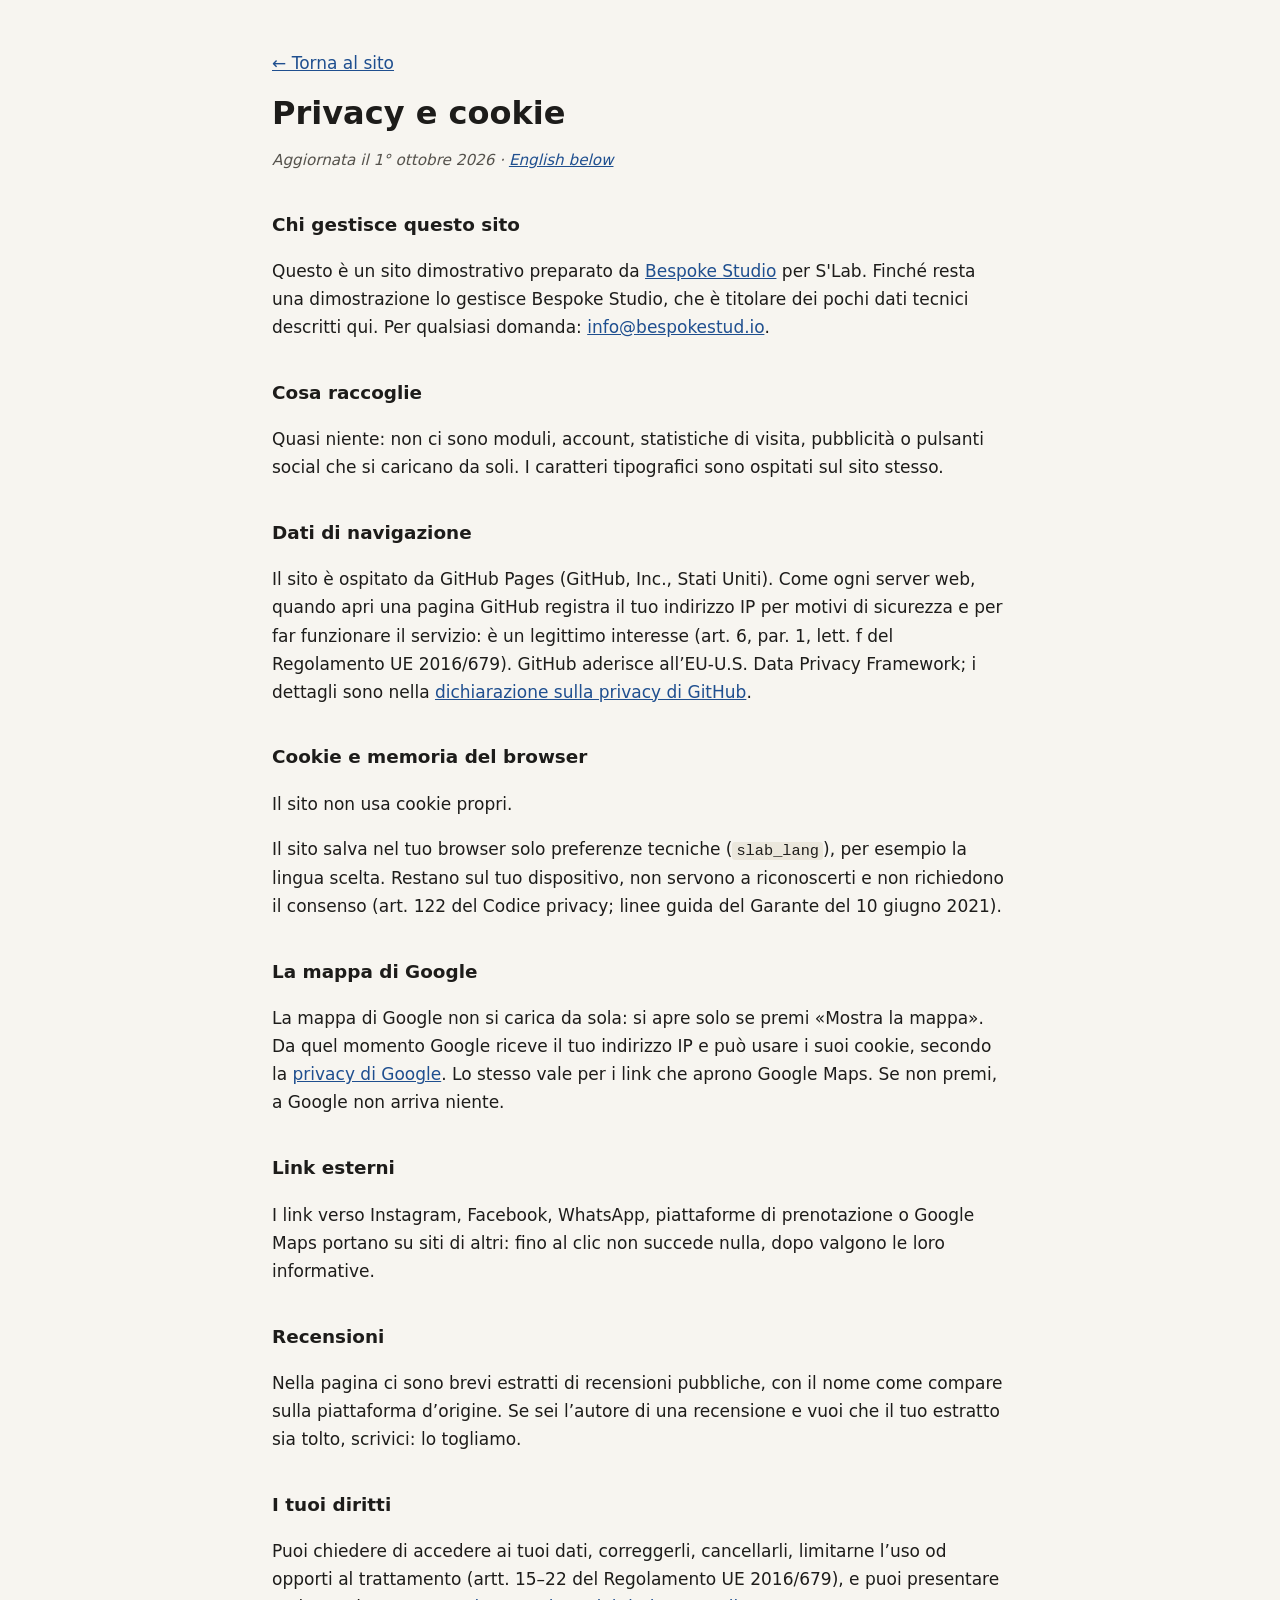
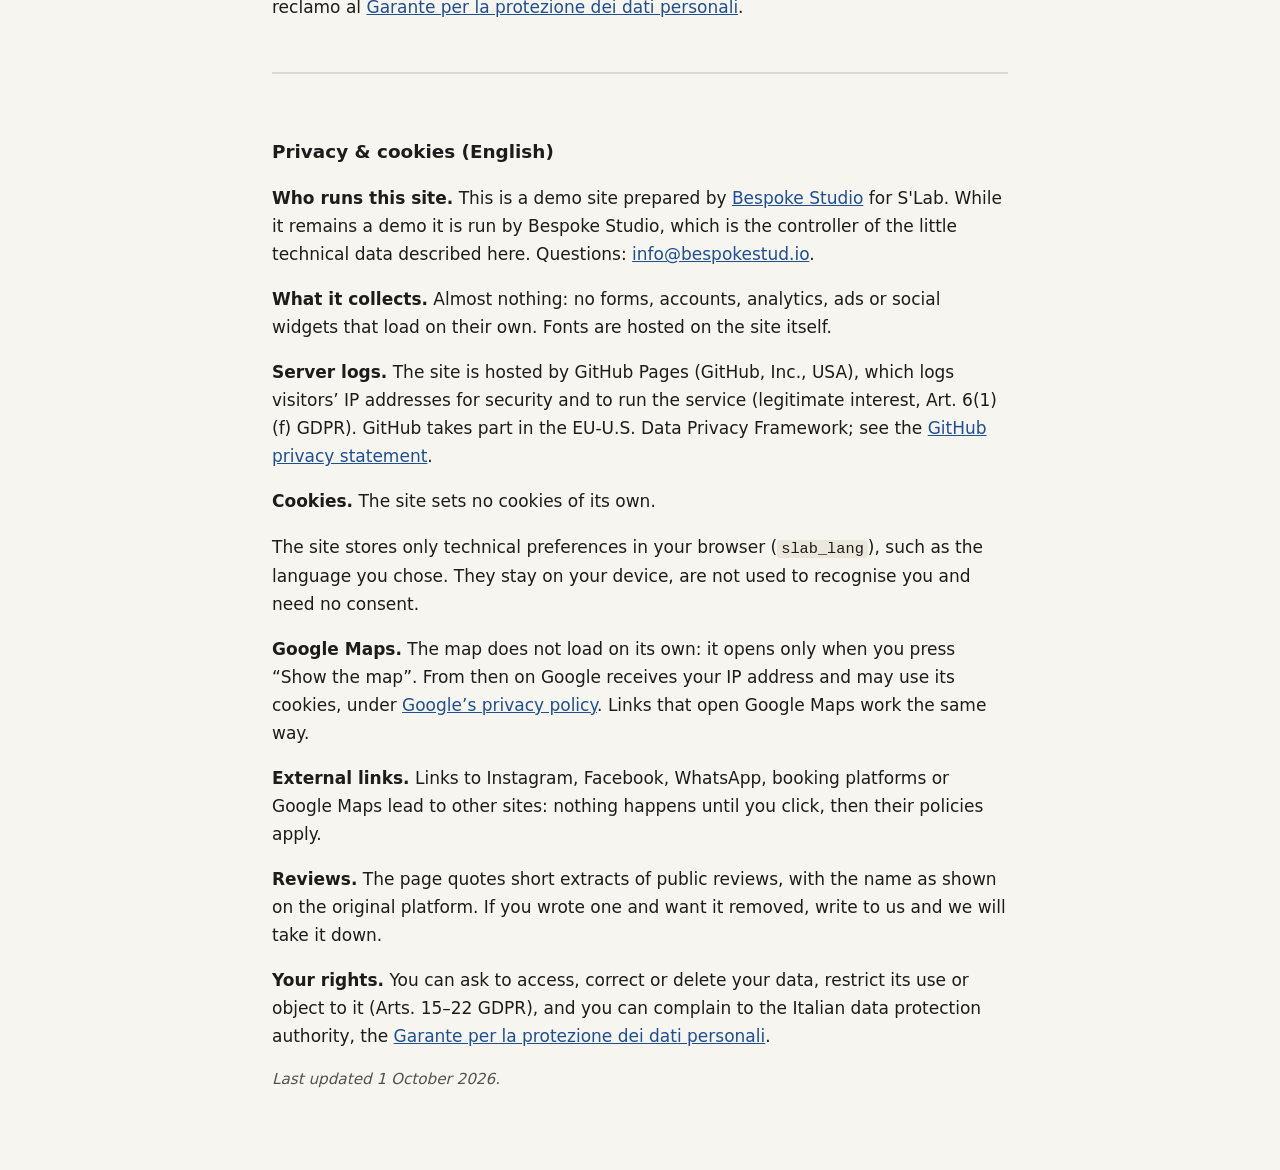
<file: privacy.html>
<!DOCTYPE html>
<html lang="it">
<head>
  <meta charset="UTF-8">
  <meta name="viewport" content="width=device-width, initial-scale=1.0">
  <meta name="robots" content="noindex">
  <title>Privacy e cookie · S'Lab</title>
  <meta name="description" content="Informativa privacy e cookie del sito S'Lab.">
  <style>
    body { margin: 0; background: #f7f5f0; color: #1d1c1a; font: 17px/1.65 system-ui, -apple-system, "Segoe UI", Roboto, sans-serif; }
    main { max-width: 46rem; margin: 0 auto; padding: 32px 20px 64px; }
    h1 { font-size: 2rem; line-height: 1.2; margin: 0.4em 0 0.2em; }
    h2 { font-size: 1.15rem; margin: 2em 0 0.4em; }
    a { color: #1f4f8f; }
    .data { color: #55524c; font-style: italic; font-size: 0.95rem; }
    .en { margin-top: 3em; padding-top: 1.5em; border-top: 2px solid #ddd8cc; }
    code { font-size: 0.9em; background: #ebe7dc; padding: 0 4px; border-radius: 3px; }
  </style>
</head>
<body>
<main>
  <p><a href="index.html">← Torna al sito</a></p>
  <h1>Privacy e cookie</h1>
  <p class="data">Aggiornata il 1° ottobre 2026 · <a href="#english" lang="en">English below</a></p>
  <h2>Chi gestisce questo sito</h2>
  <p>Questo è un sito dimostrativo preparato da <a href="https://bespokestud.io" rel="noopener">Bespoke Studio</a> per S'Lab. Finché resta una dimostrazione lo gestisce Bespoke Studio, che è titolare dei pochi dati tecnici descritti qui. Per qualsiasi domanda: <a href="mailto:info@bespokestud.io">info@bespokestud.io</a>.</p>
  <h2>Cosa raccoglie</h2>
  <p>Quasi niente: non ci sono moduli, account, statistiche di visita, pubblicità o pulsanti social che si caricano da soli. I caratteri tipografici sono ospitati sul sito stesso.</p>
  <h2>Dati di navigazione</h2>
  <p>Il sito è ospitato da GitHub Pages (GitHub, Inc., Stati Uniti). Come ogni server web, quando apri una pagina GitHub registra il tuo indirizzo IP per motivi di sicurezza e per far funzionare il servizio: è un legittimo interesse (art. 6, par. 1, lett. f del Regolamento UE 2016/679). GitHub aderisce all’EU-U.S. Data Privacy Framework; i dettagli sono nella <a href="https://docs.github.com/site-policy/privacy-policies/github-general-privacy-statement" rel="noopener">dichiarazione sulla privacy di GitHub</a>.</p>
  
  <h2>Cookie e memoria del browser</h2>
  <p>Il sito non usa cookie propri.</p>
  <p>Il sito salva nel tuo browser solo preferenze tecniche (<code>slab_lang</code>), per esempio la lingua scelta. Restano sul tuo dispositivo, non servono a riconoscerti e non richiedono il consenso (art. 122 del Codice privacy; linee guida del Garante del 10 giugno 2021).</p>
  <h2>La mappa di Google</h2>
  <p>La mappa di Google non si carica da sola: si apre solo se premi «Mostra la mappa». Da quel momento Google riceve il tuo indirizzo IP e può usare i suoi cookie, secondo la <a href="https://policies.google.com/privacy?hl=it" rel="noopener">privacy di Google</a>. Lo stesso vale per i link che aprono Google Maps. Se non premi, a Google non arriva niente.</p>
  <h2>Link esterni</h2>
  <p>I link verso Instagram, Facebook, WhatsApp, piattaforme di prenotazione o Google Maps portano su siti di altri: fino al clic non succede nulla, dopo valgono le loro informative.</p>
  <h2>Recensioni</h2>
  <p>Nella pagina ci sono brevi estratti di recensioni pubbliche, con il nome come compare sulla piattaforma d’origine. Se sei l’autore di una recensione e vuoi che il tuo estratto sia tolto, scrivici: lo togliamo.</p>
  <h2>I tuoi diritti</h2>
  <p>Puoi chiedere di accedere ai tuoi dati, correggerli, cancellarli, limitarne l’uso od opporti al trattamento (artt. 15–22 del Regolamento UE 2016/679), e puoi presentare reclamo al <a href="https://www.garanteprivacy.it" rel="noopener">Garante per la protezione dei dati personali</a>.</p>
  <div class="en" id="english" lang="en">
    <h2>Privacy &amp; cookies (English)</h2>
    <p><strong>Who runs this site.</strong> This is a demo site prepared by <a href="https://bespokestud.io" rel="noopener">Bespoke Studio</a> for S'Lab. While it remains a demo it is run by Bespoke Studio, which is the controller of the little technical data described here. Questions: <a href="mailto:info@bespokestud.io">info@bespokestud.io</a>.</p>
    <p><strong>What it collects.</strong> Almost nothing: no forms, accounts, analytics, ads or social widgets that load on their own. Fonts are hosted on the site itself.</p>
    <p><strong>Server logs.</strong> The site is hosted by GitHub Pages (GitHub, Inc., USA), which logs visitors’ IP addresses for security and to run the service (legitimate interest, Art. 6(1)(f) GDPR). GitHub takes part in the EU-U.S. Data Privacy Framework; see the <a href="https://docs.github.com/site-policy/privacy-policies/github-general-privacy-statement" rel="noopener">GitHub privacy statement</a>.</p>
    
    <p><strong>Cookies.</strong> The site sets no cookies of its own.</p>
    <p>The site stores only technical preferences in your browser (<code>slab_lang</code>), such as the language you chose. They stay on your device, are not used to recognise you and need no consent.</p>
    <p><strong>Google Maps.</strong> The map does not load on its own: it opens only when you press “Show the map”. From then on Google receives your IP address and may use its cookies, under <a href="https://policies.google.com/privacy?hl=en" rel="noopener">Google’s privacy policy</a>. Links that open Google Maps work the same way.</p>
    <p><strong>External links.</strong> Links to Instagram, Facebook, WhatsApp, booking platforms or Google Maps lead to other sites: nothing happens until you click, then their policies apply.</p>
    <p><strong>Reviews.</strong> The page quotes short extracts of public reviews, with the name as shown on the original platform. If you wrote one and want it removed, write to us and we will take it down.</p>
    <p><strong>Your rights.</strong> You can ask to access, correct or delete your data, restrict its use or object to it (Arts. 15–22 GDPR), and you can complain to the Italian data protection authority, the <a href="https://www.garanteprivacy.it" rel="noopener">Garante per la protezione dei dati personali</a>.</p>
    <p class="data">Last updated 1 October 2026.</p>
  </div>
</main>
</body>
</html>
</file>
